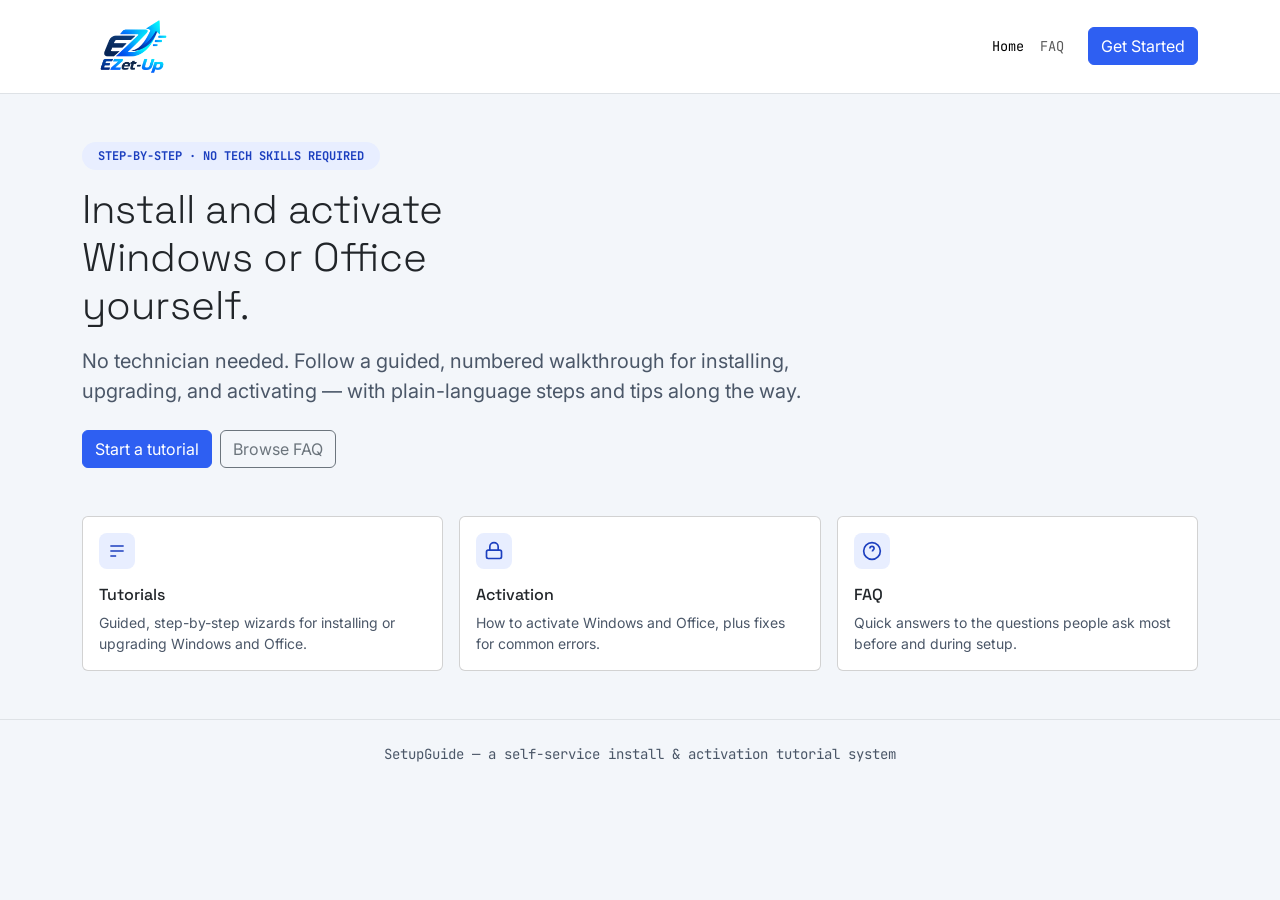
<file: index.html>
<!DOCTYPE html>
    <html lang="en">
    <head>
    <meta charset="UTF-8">
    <meta name="viewport" content="width=device-width, initial-scale=1.0">
    <title>Set-Up</title>
    <link href="https://fonts.googleapis.com/css2?family=Space+Grotesk:wght@600;700&family=Inter:wght@400;500;600&family=JetBrains+Mono:wght@400;500&display=swap" rel="stylesheet">
    <link href="https://cdnjs.cloudflare.com/ajax/libs/bootstrap/5.3.3/css/bootstrap.min.css" rel="stylesheet">
    <link href="user/css/user.css" rel="stylesheet">
    <link rel="icon" type="image/x-icon" style="height: auto;" href="../img/logo.png">

    </head>
    <body>

    <nav class="navbar navbar-expand-md bg-white border-bottom sticky-top">
    <div class="container">
        <a class="navbar-brand d-flex align-items-center gap-2" href="#">
        <img src="./img/logo.png" alt="">
        </a>
        <button class="navbar-toggler" type="button" data-bs-toggle="collapse" data-bs-target="#navMenu">
        <span class="navbar-toggler-icon"></span>
        </button>
        <div class="collapse navbar-collapse" id="navMenu">
        <ul class="navbar-nav ms-auto mono" style="font-size:.85rem;">
            <li class="nav-item"><a class="nav-link nav-btn active" href="index.html">Home</a></li>
            <li class="nav-item"><a class="nav-link btn btn-link nav-btn" href="pages/tutorial.html">FAQ</a></li>
        </ul>
        <div class="btn-toolbar ms-md-3 mt-2 mt-md-0 gap-2">
            <button class="btn btn-primary nav-btn">
                <a href="login.html" class="text-white text-decoration-none">Get Started</a>
            </button>
        </div>
        </div>
    </div>
    </nav>

    <!-- ===== HOME ===== -->
    <section class="view active" id="view-home">
    <div class="container py-5">
        <span class="eyebrow badge rounded-pill px-3 py-2 mb-3">STEP-BY-STEP · NO TECH SKILLS REQUIRED</span>
        <h1 class="display-6" style="max-width:16ch;">Install and activate Windows or Office yourself.</h1>
        <p class="text-soft fs-5 mt-3" style="max-width:56ch;">No technician needed. Follow a guided, numbered walkthrough for installing, upgrading, and activating — with plain-language steps and tips along the way.</p>
        <div class="d-flex gap-2 mt-4">
        <button class="btn btn-primary" data-goto="tutorials">Start a tutorial</button>
        <button class="btn btn-outline-secondary" data-goto="faq">Browse FAQ</button>
        </div>
    </div>
    <div class="container pb-5">
        <div class="row g-3">
        <div class="col-md-4">
        <div class="card h-100 hover-card" onclick="window.location.href='login.html'">
            <div class="card-body">
                <div class="badge-tint rounded-3 d-inline-flex p-2 mb-3"><svg width="20" height="20" viewBox="0 0 24 24" fill="none" stroke="currentColor" stroke-width="2"><path d="M4 6h16M4 12h16M4 18h7"/></svg></div>
                <h3 class="h6">Tutorials</h3>
                <p class="text-soft small mb-0">Guided, step-by-step wizards for installing or upgrading Windows and Office.</p>
            </div>
            </div>
        </div>
        <div class="col-md-4">
            <div class="card h-100 hover-card" data-goto="activation">
            <div class="card-body">
                <div class="badge-tint rounded-3 d-inline-flex p-2 mb-3"><svg width="20" height="20" viewBox="0 0 24 24" fill="none" stroke="currentColor" stroke-width="2"><rect x="3" y="11" width="18" height="10" rx="2"/><path d="M7 11V7a5 5 0 0 1 10 0v4"/></svg></div>
                <h3 class="h6">Activation</h3>
                <p class="text-soft small mb-0">How to activate Windows and Office, plus fixes for common errors.</p>
            </div>
            </div>
        </div>
        <div class="col-md-4">
            <div class="card h-100 hover-card" data-goto="faq">
            <div class="card-body">
                <div class="badge-tint rounded-3 d-inline-flex p-2 mb-3"><svg width="20" height="20" viewBox="0 0 24 24" fill="none" stroke="currentColor" stroke-width="2"><circle cx="12" cy="12" r="10"/><path d="M9.5 9a2.5 2.5 0 0 1 5 0c0 1.5-2 2-2 3.5M12 17h.01"/></svg></div>
                <h3 class="h6">FAQ</h3>
                <p class="text-soft small mb-0">Quick answers to the questions people ask most before and during setup.</p>
            </div>
            </div>
        </div>
        </div>
    </div>
    </section>

    <!-- ===== TUTORIALS ===== -->
    <section class="view" id="view-tutorials">
    <div class="container py-4" id="tutorials-browse">
        <span class="eyebrow badge rounded-pill px-3 py-2 mb-2">TUTORIALS</span>
        <h2 class="h3">Pick a guide to get started</h2>
        <p class="text-soft mb-4">Each guide breaks the process into small, numbered steps you can follow at your own pace.</p>
        <ul class="nav nav-pills mb-4" id="tutorial-tabs">
        <li class="nav-item"><button class="nav-link active" data-cat="all">All</button></li>
        <li class="nav-item"><button class="nav-link" data-cat="windows">Windows</button></li>
        <li class="nav-item"><button class="nav-link" data-cat="office">Office</button></li>
        </ul>
        <div class="row g-3" id="guide-grid"></div>
    </div>

    <div class="container" id="wizard-area" style="display:none;">
        <button class="btn btn-link ps-0 mb-2" id="back-to-tutorials">← Back to guides</button>
        <div class="row border-top pt-4">
        <div class="col-md-4 col-lg-3">
            <div class="mono text-soft small text-uppercase mb-2" id="rail-guide-title" style="letter-spacing:.05em;"></div>
            <div class="list-group" id="rail-steps"></div>
        </div>
        <div class="col-md-8 col-lg-9">
            <div class="card border-0" id="step-pane" style="max-width:640px;"></div>
        </div>
        </div>
    </div>
    </section>

    <!-- ===== ACTIVATION ===== -->
    <section class="view" id="view-activation">
    <div class="container py-4">
        <span class="eyebrow badge rounded-pill px-3 py-2 mb-2">ACTIVATION</span>
        <h2 class="h3">Activate Windows &amp; Office</h2>
        <p class="text-soft mb-4" style="max-width:60ch;">Installing is only half the job — here's how to confirm you're properly licensed and fix the most common activation errors.</p>
        <div class="row g-3">
        <div class="col-md-6">
            <div class="card h-100">
            <div class="card-body">
                <div class="badge-tint rounded-3 d-inline-flex p-2 mb-2"><svg width="20" height="20" viewBox="0 0 24 24" fill="none" stroke="currentColor" stroke-width="2"><path d="M3 5.5 10.5 4v7.5H3V5.5ZM3 12.5h7.5V20L3 18.5v-6ZM11.5 3.9 21 2.5v9H11.5V3.9ZM11.5 12.5H21v9l-9.5-1.4v-7.6Z"/></svg></div>
                <h3 class="h6">Activate Windows</h3>
                <ol class="list-group list-group-numbered list-group-flush small">
                <li class="list-group-item px-0">Open <strong>Settings</strong> and go to <strong>System &gt; Activation</strong>.</li>
                <li class="list-group-item px-0">Click <strong>Change product key</strong> and enter your 25-character key.</li>
                <li class="list-group-item px-0">Click <strong>Next</strong> and follow the prompts — activation happens automatically once verified.</li>
                <li class="list-group-item px-0">Recheck the Activation page any time — it should read "Windows is activated."</li>
                </ol>
            </div>
            </div>
        </div>
        <div class="col-md-6">
            <div class="card h-100">
            <div class="card-body">
                <div class="badge-tint rounded-3 d-inline-flex p-2 mb-2"><svg width="20" height="20" viewBox="0 0 24 24" fill="none" stroke="currentColor" stroke-width="2"><rect x="3" y="4" width="18" height="16" rx="2"/><path d="M3 9h18M9 9v11"/></svg></div>
                <h3 class="h6">Activate Office</h3>
                <ol class="list-group list-group-numbered list-group-flush small">
                <li class="list-group-item px-0">Open any Office app, like Word.</li>
                <li class="list-group-item px-0">If prompted, sign in with the Microsoft account linked to your license.</li>
                <li class="list-group-item px-0">If not prompted, go to <strong>File &gt; Account</strong> and check Product Information.</li>
                <li class="list-group-item px-0">Click <strong>Activate Product</strong> if shown, and sign in when asked.</li>
                </ol>
            </div>
            </div>
        </div>
        <div class="col-md-6">
            <div class="card h-100">
            <div class="card-body">
                <div class="badge-tint rounded-3 d-inline-flex p-2 mb-2"><svg width="20" height="20" viewBox="0 0 24 24" fill="none" stroke="currentColor" stroke-width="2"><circle cx="12" cy="12" r="10"/><path d="M12 8v5M12 16h.01"/></svg></div>
                <h3 class="h6">"We can't activate Windows on this device"</h3>
                <ol class="list-group list-group-numbered list-group-flush small">
                <li class="list-group-item px-0">Make sure you're connected to the internet — activation reaches Microsoft's servers.</li>
                <li class="list-group-item px-0">Run the built-in <strong>Activation Troubleshooter</strong> on the Activation settings page.</li>
                <li class="list-group-item px-0">Double-check your key has no typos — 0 (zero) and O (letter) look alike.</li>
                <li class="list-group-item px-0">Still stuck? The key may be tied to different hardware — contact wherever you got the license.</li>
                </ol>
            </div>
            </div>
        </div>
        <div class="col-md-6">
            <div class="card h-100">
            <div class="card-body">
                <div class="badge-tint rounded-3 d-inline-flex p-2 mb-2"><svg width="20" height="20" viewBox="0 0 24 24" fill="none" stroke="currentColor" stroke-width="2"><path d="M12 8v4l3 3"/><circle cx="12" cy="12" r="10"/></svg></div>
                <h3 class="h6">Office keeps asking to activate</h3>
                <ol class="list-group list-group-numbered list-group-flush small">
                <li class="list-group-item px-0">Confirm you're signed in with the correct account — check File &gt; Account.</li>
                <li class="list-group-item px-0">Sign out completely, restart the app, and sign back in.</li>
                <li class="list-group-item px-0">Make sure your subscription or license hasn't expired.</li>
                <li class="list-group-item px-0">Signing in on too many devices for one license can trigger this.</li>
                </ol>
            </div>
            </div>
        </div>
        </div>
        <div class="alert alert-light border mt-4">
        <strong>Quick check:</strong> Press <code>Win + I</code> to open Settings, then go to <code>System → Activation</code>. It clearly says "Windows is activated" or lists an error you can search by name.
        </div>
    </div>
    </section>

    <!-- ===== FAQ ===== -->
    <section class="view" id="view-faq">
    <div class="container py-4" style="max-width:760px;">
        <span class="eyebrow badge rounded-pill px-3 py-2 mb-2">FAQ</span>
        <h2 class="h3">Frequently asked questions</h2>
        <p class="text-soft mb-4">Quick answers to what people usually ask before and during setup.</p>
        <div class="accordion" id="faqAccordion"></div>
    </div>
    </section>

    <footer class="border-top py-4 text-center text-soft mono small">SetupGuide — a self-service install &amp; activation tutorial system</footer>

    <script src="https://cdnjs.cloudflare.com/ajax/libs/bootstrap/5.3.3/js/bootstrap.bundle.min.js"></script>
    <script>
    const GUIDES = {
    "windows11-fresh": { category:"windows", title:"Install Windows 11 (Fresh Install)", subtitle:"Set up a new copy of Windows 11 from a USB drive", estTime:"45–60 min", difficulty:"Beginner",
        steps:[
        { title:"Check your PC meets the requirements", description:"Windows 11 needs at least 4GB RAM, 64GB storage, and a TPM 2.0 chip. Most laptops made after 2018 already meet this.", tip:"Download Microsoft's free 'PC Health Check' app to check in one click." },
        { title:"Back up your files", description:"A fresh install erases the drive. Copy anything important to a USB drive or cloud storage first.", tip:"Skipping this is the #1 reason people lose files." },
        { title:"Download the Media Creation Tool", description:"Go to microsoft.com/software-download/windows11 and download the official tool.", tip:"Only ever download Windows from microsoft.com." },
        { title:"Create your installation USB", description:"Insert a USB drive (8GB+, will be erased), choose 'Create installation media for another PC'.", tip:"A USB 3.0 drive makes this much faster." },
        { title:"Boot from the USB drive", description:"Restart with the USB plugged in, press your Boot Menu key (F12/F2/Esc/Del) and select the USB.", tip:"Search your laptop brand + 'boot menu key' if unsure." },
        { title:"Follow the Setup wizard & install", description:"Choose language, click Install Now, select Custom install, choose your drive, then let Windows finish and set up your account.", tip:"You can skip the product key and activate later." }
        ]},
    "windows-upgrade": { category:"windows", title:"Upgrade to Windows 11", subtitle:"Upgrade an existing Windows 10 PC without losing your files", estTime:"30–45 min", difficulty:"Beginner",
        steps:[
        { title:"Back up your files anyway", description:"Upgrades keep your files, but back up documents and photos first just in case.", tip:"A quick copy to USB or OneDrive only takes a few minutes." },
        { title:"Check Windows Update", description:"Settings > Windows Update > Check for updates. Look for 'Feature update to Windows 11'.", tip:"Not showing? Try the PC Health Check app to see why." },
        { title:"Download and install", description:"Click Download and install. You can keep using your PC while it downloads in the background.", tip:"Plug in your laptop — this can take a while." },
        { title:"Restart and finish", description:"Save your work, restart when prompted, and sign back in once it's done.", tip:"All done — you're now on Windows 11!" }
        ]},
    "office-install": { category:"office", title:"Install Microsoft Office", subtitle:"Install Word, Excel, PowerPoint and more", estTime:"20–30 min", difficulty:"Beginner",
        steps:[
        { title:"Have your Microsoft account ready", description:"Office is tied to a Microsoft account — school, work, or personal with a license.", tip:"Create one free at account.microsoft.com if needed." },
        { title:"Go to office.com and sign in", description:"Sign in with your Microsoft account in the top-right corner.", tip:"Only download from office.com or the Microsoft Store." },
        { title:"Install and activate", description:"Click 'Install Office', run the downloaded file, wait for setup to finish, then open Word and sign in to activate.", tip:"You're all set once Word opens normally!" }
        ]}
    };
    const FAQS = [
    { q:"Do I need internet to install Windows or Office?", a:"Yes. You'll need an internet connection to download the installer, install updates, and activate your license — even though the actual file copying can run offline once downloaded." },
    { q:"Can I install Windows without a product key?", a:"Yes — choose 'I don't have a product key' during setup. Windows will install and let you use it, but you'll need to activate it later to unlock all features and remove the watermark." },
    { q:"Is it safe to download Windows or Office from any website?", a:"No. Only download from microsoft.com or office.com. Other sites may bundle malware or give you a modified, unsafe installer." },
    { q:"What if my laptop won't boot from the USB drive?", a:"Check your Boot Menu key (often F12, F2, Esc, or Del) and make sure 'Secure Boot' or 'Fast Boot' in BIOS isn't blocking it. Search your laptop's brand plus 'boot from USB' for exact steps." },
    { q:"Can I use the same Office license on more than one device?", a:"It depends on your license type. Most personal Microsoft 365 plans allow a handful of installs across your own devices — check 'My Account' on office.com." },
    { q:"My files disappeared after installing Windows — what happened?", a:"A fresh install erases the drive it's installed on. Always back up first — check any external drive or cloud account you may have copied files to before installing." }
    ];
    const ICONS = {
    windows: '<svg width="16" height="16" viewBox="0 0 24 24" fill="none" stroke="currentColor" stroke-width="2"><path d="M3 5.5 10.5 4v7.5H3V5.5ZM3 12.5h7.5V20L3 18.5v-6ZM11.5 3.9 21 2.5v9H11.5V3.9ZM11.5 12.5H21v9l-9.5-1.4v-7.6Z"/></svg>',
    office: '<svg width="16" height="16" viewBox="0 0 24 24" fill="none" stroke="currentColor" stroke-width="2"><rect x="3" y="4" width="18" height="16" rx="2"/><path d="M3 9h18M9 9v11"/></svg>'
    };

    // ---- nav ----


    // ---- tutorials grid ----
    function renderGuideGrid(filter) {
    const grid = document.getElementById('guide-grid');
    grid.innerHTML = '';
    Object.entries(GUIDES).forEach(([id, g]) => {
        if (filter !== 'all' && g.category !== filter) return;
        const col = document.createElement('div');
        col.className = 'col-md-4';
        col.innerHTML = `<div class="card h-100 hover-card" data-id="${id}">
        <div class="card-body">
            <h3 class="h6">${g.title}</h3>
            <p class="text-soft small">${g.subtitle}</p>
            <div class="d-flex gap-2 align-items-center border-top pt-2 mono text-soft" style="font-size:.72rem;">
            ${ICONS[g.category]}<span>⏱ ${g.estTime}</span><span>${g.difficulty}</span>
            </div>
        </div></div>`;
        col.querySelector('.card').addEventListener('click', () => openWizard(id));
        grid.appendChild(col);
    });
    }
    document.querySelectorAll('#tutorial-tabs .nav-link').forEach(btn => {
    btn.addEventListener('click', () => {
        document.querySelectorAll('#tutorial-tabs .nav-link').forEach(b => b.classList.remove('active'));
        btn.classList.add('active');
        renderGuideGrid(btn.getAttribute('data-cat'));
    });
    });
    renderGuideGrid('all');

    // ---- wizard ----
    let currentGuide = null, currentStep = 0;
    function openWizard(id) {
    currentGuide = GUIDES[id]; currentStep = 0;
    document.getElementById('tutorials-browse').style.display = 'none';
    document.getElementById('wizard-area').style.display = 'block';
    document.getElementById('rail-guide-title').textContent = currentGuide.title;
    renderRail(); renderStep();
    }
    document.getElementById('back-to-tutorials').addEventListener('click', () => {
    document.getElementById('tutorials-browse').style.display = 'block';
    document.getElementById('wizard-area').style.display = 'none';
    });
    function renderRail() {
    const rail = document.getElementById('rail-steps');
    rail.innerHTML = '';
    currentGuide.steps.forEach((s, i) => {
        const done = i < currentStep, active = i === currentStep;
        const el = document.createElement('button');
        el.type = 'button';
        el.className = 'list-group-item list-group-item-action d-flex align-items-center gap-2' + (done ? ' rail-done' : '') + (active ? ' rail-active' : '');
        el.innerHTML = `<span class="rail-node">${done ? '✓' : i+1}</span><span class="small">${s.title}</span>`;
        el.addEventListener('click', () => { currentStep = i; renderRail(); renderStep(); });
        rail.appendChild(el);
    });
    }
    function renderStep() {
    const total = currentGuide.steps.length;
    const step = currentGuide.steps[currentStep];
    const pct = Math.round((currentStep/(total-1))*100);
    const isLast = currentStep === total-1, isFirst = currentStep === 0;
    document.getElementById('step-pane').innerHTML = `
        <div class="mono text-soft small mb-2">STEP ${currentStep+1} OF ${total}</div>
        <div class="progress mb-3" style="height:6px;"><div class="progress-bar" style="width:${pct}%"></div></div>
        <h2 class="h4">${step.title}</h2>
        <p class="text-soft my-3">${step.description}</p>
        ${step.tip ? `<div class="alert tip-alert d-flex gap-2 small"><svg width="16" height="16" viewBox="0 0 24 24" fill="none" stroke="currentColor" stroke-width="2" class="flex-shrink-0 mt-1"><circle cx="12" cy="12" r="10"/><path d="M12 16v-4M12 8h.01"/></svg><span><strong>Tip:</strong> ${step.tip}</span></div>` : ''}
        <div class="d-flex justify-content-between border-top pt-3 mt-4">
        <button class="btn btn-outline-secondary" id="btn-back" ${isFirst?'disabled':''}>← Back</button>
        <button class="btn btn-primary" id="btn-next">${isLast?'Finish':'Next step →'}</button>
        </div>`;
    document.getElementById('btn-back').addEventListener('click', () => { if(currentStep>0){currentStep--; renderRail(); renderStep();} });
    document.getElementById('btn-next').addEventListener('click', () => {
        if (isLast) {
        document.getElementById('step-pane').innerHTML = `<div class="text-center py-5">
            <div class="rounded-circle d-inline-flex align-items-center justify-content-center mb-3" style="width:56px;height:56px;background:#E4F5F1;color:#12967D;"><svg width="26" height="26" viewBox="0 0 24 24" fill="none" stroke="currentColor" stroke-width="2.5"><path d="M20 6 9 17l-5-5"/></svg></div>
            <h2 class="h4">You're all set!</h2><p class="text-soft">You've completed "${currentGuide.title}".</p></div>`;
        document.querySelectorAll('.list-group-item').forEach(el => el.classList.add('rail-done'));
        } else { currentStep++; renderRail(); renderStep(); }
    });
    }

    // ---- faq accordion ----
    const faqWrap = document.getElementById('faqAccordion');
    FAQS.forEach((f, i) => {
    const item = document.createElement('div');
    item.className = 'accordion-item';
    item.innerHTML = `
        <h2 class="accordion-header">
        <button class="accordion-button collapsed" type="button" data-bs-toggle="collapse" data-bs-target="#faq${i}">${f.q}</button>
        </h2>
        <div id="faq${i}" class="accordion-collapse collapse" data-bs-parent="#faqAccordion">
        <div class="accordion-body text-soft small">${f.a}</div>
        </div>`;
    faqWrap.appendChild(item);
    });
    </script>
    </body>
    </html>
</file>
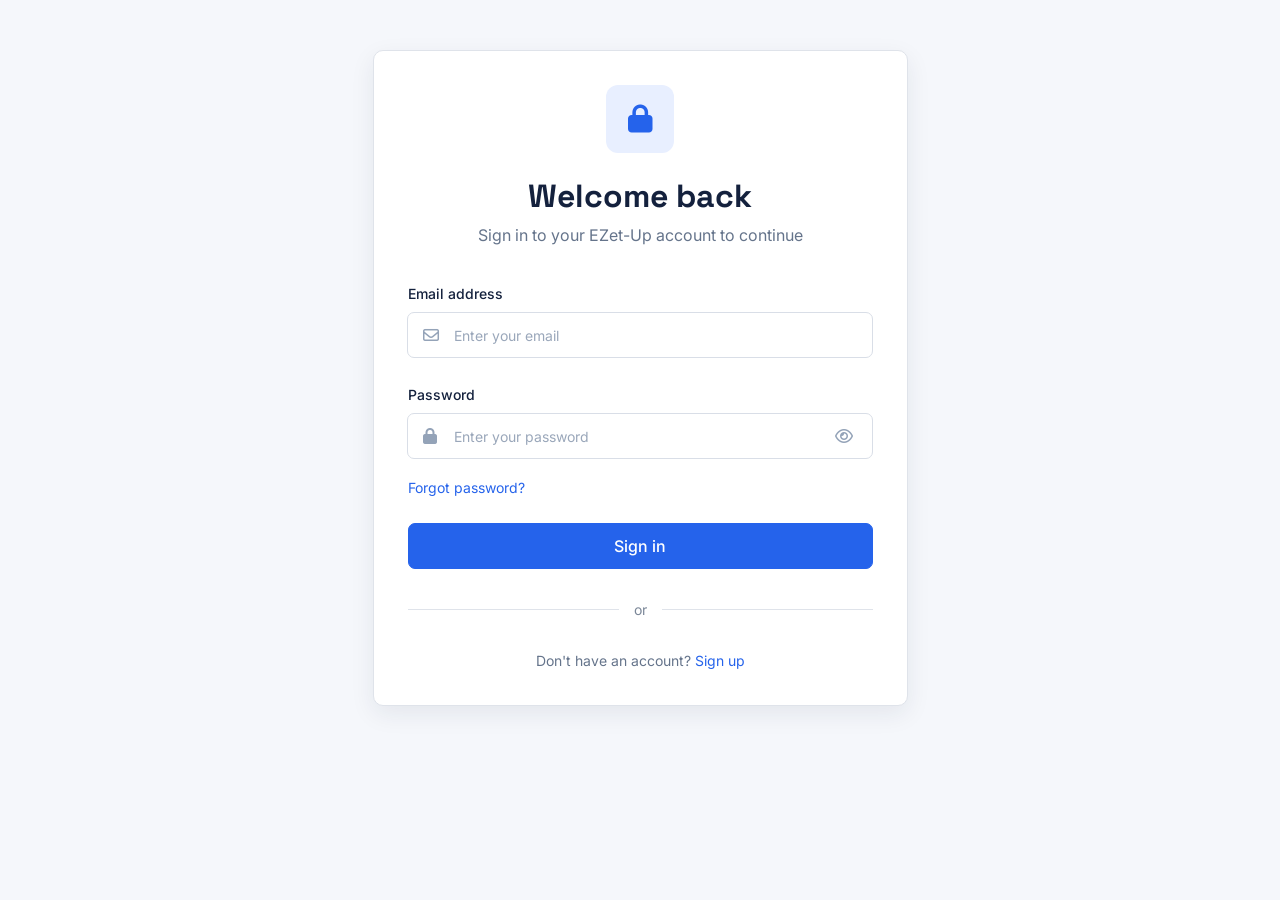
<file: login.html>
<!DOCTYPE html>
<html lang="en">
<head>
    <meta charset="UTF-8">
    <meta name="viewport" content="width=device-width, initial-scale=1.0">

    <title>Login - EZet-Up</title>

    <!-- Google Fonts -->
    <link href="https://fonts.googleapis.com/css2?family=Space+Grotesk:wght@600;700&family=Inter:wght@400;500;600&family=JetBrains+Mono:wght@400;500&display=swap" rel="stylesheet">

    <!-- Bootstrap -->
    <link href="https://cdnjs.cloudflare.com/ajax/libs/bootstrap/5.3.3/css/bootstrap.min.css" rel="stylesheet">

    <!-- Font Awesome -->
    <link rel="stylesheet"
          href="https://cdnjs.cloudflare.com/ajax/libs/font-awesome/6.4.2/css/all.min.css">

    <!-- Your existing CSS -->
    <link rel="stylesheet" href="../user/css/user.css">
        <link rel="icon" type="image/x-icon" style="height: auto;" href="../img/logo.png">


    <style>

        /* ==============================
           LOGIN PAGE
        ============================== */

        body {
            min-height: 100vh;
            background: #f5f7fb;
            color: #14213d;
            font-family: 'Inter', sans-serif;
        }

        /* Navbar */

        .navbar {
            min-height: 88px;
            background: #ffffff !important;
        }

        .navbar-brand img {
            width: 75px;
            height: auto;
            object-fit: contain;
        }

        .login-nav {
            font-family: 'JetBrains Mono', monospace;
            font-size: .82rem;
        }

        .login-nav .nav-link {
            color: #14213d;
            padding: 8px 14px;
            transition: .2s ease;
        }

        .login-nav .nav-link:hover {
            color: #2563eb;
        }

        .btn-primary {
            background: #2563eb;
            border-color: #2563eb;
        }

        .btn-primary:hover {
            background: #1d4ed8;
            border-color: #1d4ed8;
        }

        /* Main */

        .login-wrapper {
            min-height: calc(100vh - 88px - 76px);
            display: flex;
            justify-content: center;
            align-items: center;
            padding: 50px 20px;
        }

        /* Login Card */

        .login-card {
            width: 100%;
            max-width: 535px;
            background: #ffffff;
            border: 1px solid #dfe3ea;
            border-radius: 10px;
            padding: 34px;
            box-shadow: 0 8px 25px rgba(20, 33, 61, 0.08);
        }

        /* Lock Icon */

        .login-icon {
            width: 68px;
            height: 68px;
            margin: 0 auto 24px;

            display: flex;
            align-items: center;
            justify-content: center;

            border-radius: 12px;
            background: #e8efff;
            color: #2563eb;

            font-size: 28px;
        }

        /* Heading */

        .login-title {
            font-family: 'Space Grotesk', sans-serif;
            font-weight: 700;
            font-size: 32px;
            text-align: center;
            margin-bottom: 8px;
        }

        .login-subtitle {
            color: #65748b;
            text-align: center;
            margin-bottom: 34px;
        }

        /* Labels */

        .form-label {
            font-size: 14px;
            font-weight: 500;
            color: #14213d;
            margin-bottom: 8px;
        }

        /* Inputs */

        .input-group {
            position: relative;
        }

        .input-group .input-icon {
            position: absolute;
            left: 15px;
            top: 50%;
            transform: translateY(-50%);
            color: #94a3b8;
            z-index: 5;
        }

        .form-control {
            height: 46px;
            border: 1px solid #d9dee7;
            border-radius: 7px !important;
            padding-left: 46px;
            padding-right: 45px;
            font-size: 14px;
            color: #14213d;
        }

        .form-control:focus {
            border-color: #2563eb;
            box-shadow: 0 0 0 3px rgba(37, 99, 235, .10);
        }

        .form-control::placeholder {
            color: #9aa7ba;
        }

        /* Password button */

        .password-toggle {
            position: absolute;
            right: 14px;
            top: 50%;
            transform: translateY(-50%);

            border: none;
            background: transparent;
            color: #94a3b8;

            cursor: pointer;
            z-index: 5;
        }

        .password-toggle:hover {
            color: #2563eb;
        }

        /* Remember / Forgot */

        .login-options {
            display: flex;
            justify-content: space-between;
            align-items: center;
            margin-top: 18px;
            margin-bottom: 25px;
            font-size: 14px;
        }

        .remember-label {
            display: flex;
            align-items: center;
            gap: 9px;
            color: #65748b;
            cursor: pointer;
        }

        .remember-label input {
            width: 19px;
            height: 19px;
            cursor: pointer;
            accent-color: #2563eb;
        }

        .forgot-link,
        .signup-link {
            color: #2563eb;
            text-decoration: none;
        }

        .forgot-link:hover,
        .signup-link:hover {
            text-decoration: underline;
        }

        /* Sign in button */

        .login-submit {
            width: 100%;
            height: 46px;
            border-radius: 7px;
            font-size: 16px;
            font-weight: 500;
        }

        /* Divider */

        .divider {
            display: flex;
            align-items: center;
            gap: 15px;
            margin: 30px 0;
            color: #7b8798;
            font-size: 14px;
        }

        .divider::before,
        .divider::after {
            content: "";
            height: 1px;
            background: #dfe3ea;
            flex: 1;
        }

        /* Google */

        .google-btn {
            width: 100%;
            height: 46px;

            background: #ffffff;
            border: 1px solid #d9dee7;
            border-radius: 7px;

            display: flex;
            align-items: center;
            justify-content: center;
            gap: 12px;

            color: #4b5b73;
            font-size: 14px;

            transition: .2s ease;
        }

        .google-btn:hover {
            background: #f8fafc;
            border-color: #c7cfdb;
        }

        .google-icon {
            font-weight: 700;
            font-size: 19px;
            color: #4285f4;
        }

        /* Signup */

        .signup-text {
            text-align: center;
            color: #65748b;
            font-size: 14px;
            margin-top: 25px;
            margin-bottom: 0;
        }

        /* Footer */

        .login-footer {
            border-top: 1px solid #dfe3ea;
            min-height: 76px;

            display: flex;
            align-items: center;
            justify-content: center;

            color: #53657d;
            font-family: 'JetBrains Mono', monospace;
            font-size: 12px;
        }

        /* ==============================
           RESPONSIVE
        ============================== */

        @media (max-width: 767px) {

            .navbar {
                min-height: 75px;
            }

            .login-wrapper {
                min-height: auto;
                padding: 35px 15px;
            }

            .login-card {
                padding: 28px 22px;
            }

            .login-title {
                font-size: 28px;
            }

            .login-options {
                font-size: 13px;
            }

            .login-footer {
                padding: 20px;
                text-align: center;
            }
        }

    </style>
</head>

<body>

    <main class="login-wrapper">

        <div class="login-card">

            <!-- Icon -->

            <div class="login-icon">
                <i class="fa-solid fa-lock"></i>
            </div>


            <!-- Heading -->

            <h1 class="login-title">
                Welcome back
            </h1>

            <p class="login-subtitle">
                Sign in to your EZet-Up account to continue
            </p>


            <!-- Form -->

            <form id="loginForm">

                <!-- Email -->

                <div class="mb-4">

                    <label for="email" class="form-label">
                        Email address
                    </label>

                    <div class="input-group">

                        <i class="fa-regular fa-envelope input-icon"></i>

                        <input
                            type="email"
                            class="form-control"
                            id="email"
                            placeholder="Enter your email"
                            required>

                    </div>

                </div>


                <!-- Password -->

                <div class="mb-0">

                    <label for="password" class="form-label">
                        Password
                    </label>

                    <div class="input-group">

                        <i class="fa-solid fa-lock input-icon"></i>

                        <input
                            type="password"
                            class="form-control"
                            id="password"
                            placeholder="Enter your password"
                            required>

                        <button
                            type="button"
                            class="password-toggle"
                            id="togglePassword">

                            <i class="fa-regular fa-eye"></i>

                        </button>

                    </div>

                </div>


                <!-- Remember / Forgot -->

                <div class="login-options">

                    <a href="forgot-password.html"
                       class="forgot-link">
                        Forgot password?
                    </a>

                </div>


                <!-- Sign In -->

                <button
                    type="submit"
                    class="btn btn-primary login-submit">

                    Sign in

                </button>

            </form>


            <!-- Divider -->

            <div class="divider">
                <span>or</span>
            </div>

            <!-- Signup -->

            <p class="signup-text">

                Don't have an account?

                <a href="register.html"
                   class="signup-link">
                    Sign up
                </a>

            </p>

        </div>

    </main>
    <!-- Bootstrap JS -->

    <script src="https://cdnjs.cloudflare.com/ajax/libs/bootstrap/5.3.3/js/bootstrap.bundle.min.js"></script>


    <script>

        /* ==============================
           SHOW / HIDE PASSWORD
        ============================== */

        const togglePassword =
            document.getElementById("togglePassword");

        const password =
            document.getElementById("password");

        togglePassword.addEventListener("click", function () {

            const type =
                password.getAttribute("type") === "password"
                    ? "text"
                    : "password";

            password.setAttribute("type", type);

            const icon =
                this.querySelector("i");

            icon.classList.toggle("fa-eye");
            icon.classList.toggle("fa-eye-slash");

        });


        /* ==============================
           LOGIN FORM
        ============================== */

        document.getElementById("loginForm").addEventListener("submit", function(e) {

            e.preventDefault();

            const email = document.getElementById("email").value.trim();
            const password = document.getElementById("password").value.trim();

            // Check if fields are empty
            if (!email || !password) {
                alert("Please enter your email and password.");
                return;
            }

            // Login successful
            window.location.href = "../pages/tutorial.html";

        });

    </script>

</body>
</html>
</file>
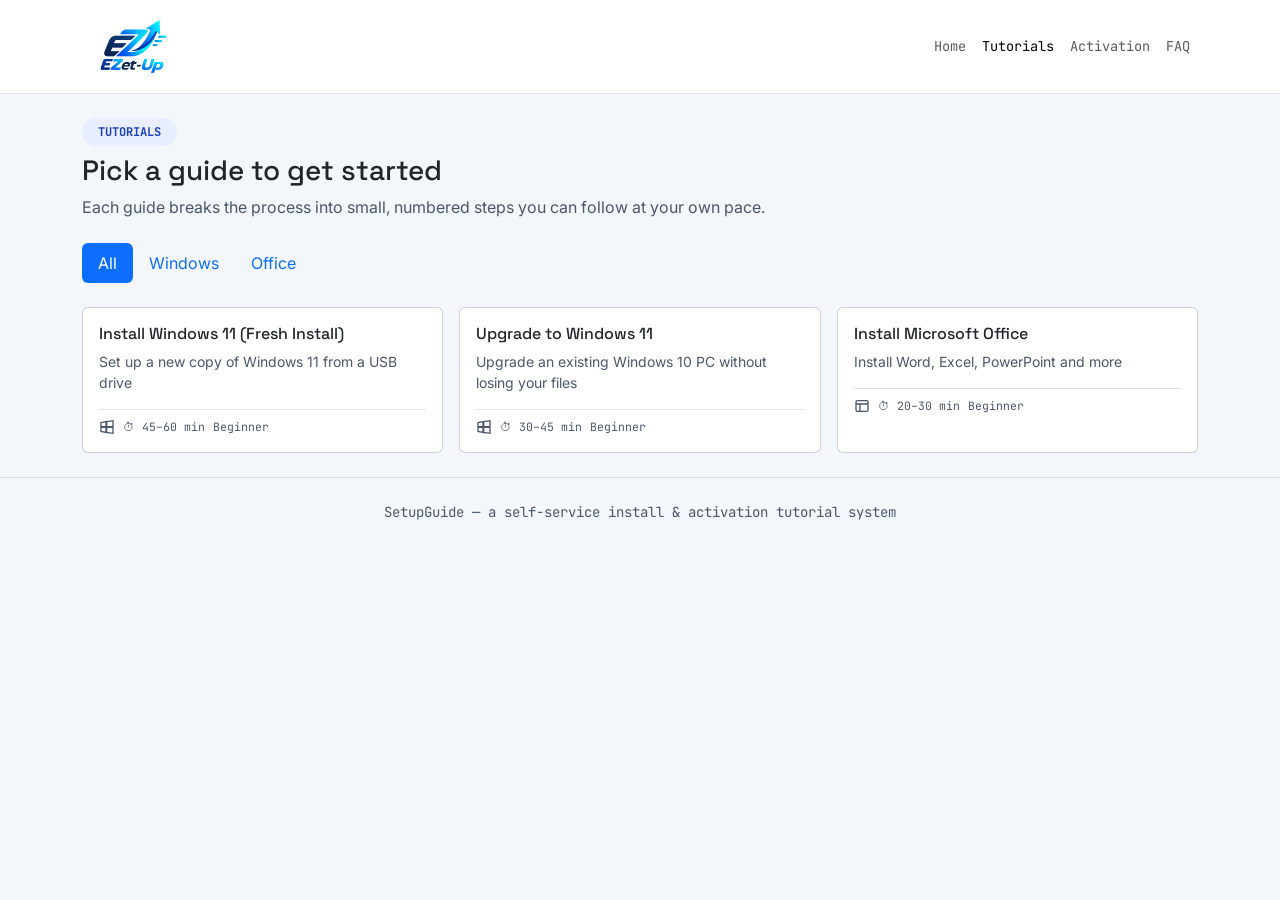
<file: pages/tutorial.html>
<!DOCTYPE html>
    <html lang="en">
    <head>
    <meta charset="UTF-8">
    <meta name="viewport" content="width=device-width, initial-scale=1.0">
    <title>Tutorial - EZet-Up</title>
    <link href="https://fonts.googleapis.com/css2?family=Space+Grotesk:wght@600;700&family=Inter:wght@400;500;600&family=JetBrains+Mono:wght@400;500&display=swap" rel="stylesheet">
    <link href="https://cdnjs.cloudflare.com/ajax/libs/bootstrap/5.3.3/css/bootstrap.min.css" rel="stylesheet">
    <link href="../user/css/user.css" rel="stylesheet">
    <link rel="stylesheet" href="https://cdnjs.cloudflare.com/ajax/libs/font-awesome/6.4.2/css/all.min.css" integrity="sha512-z3gLpd7yknf1YoNbCzqRKc4qyor8gaKU1qmn+CShxbuBusANI9QpRohGBreCFkKxLhei6S9CQXFEbbKuqLg0DA==" crossorigin="anonymous" referrerpolicy="no-referrer" />

    <!-- Favicon -->
    <link rel="icon" type="image/x-icon" style="height: auto;" href="../img/logo.png">
    </head>
    <body>

    <nav class="navbar navbar-expand-md bg-white border-bottom sticky-top">
    <div class="container">
        <a class="navbar-brand d-flex align-items-center gap-2" href="#">
        <img src="../img/logo.png" alt="">
        </a>
        <button class="navbar-toggler" type="button" data-bs-toggle="collapse" data-bs-target="#navMenu">
        <span class="navbar-toggler-icon"></span>
        </button>
        <div class="collapse navbar-collapse" id="navMenu">
        <ul class="navbar-nav ms-auto mono" style="font-size:.85rem;">
            <li class="nav-item"><a class="nav-link nav-btn" href="../index.html">Home</a></li>
            <li class="nav-item"><a class="nav-link nav-btn active" href="../pages/tutorial.html">Tutorials</a></li>
            <li class="nav-item"><a class="nav-link nav-btn" href="../pages/activation.html">Activation</a></li>
            <li class="nav-item"><a class="nav-link nav-btn" href="../pages/faq.html">FAQ</a></li>
        </ul>
        </div>
    </div>
    </nav>

    <!-- ===== HOME ===== -->

    <!-- ===== TUTORIALS ===== -->
    <section class="view active" id="view-tutorials">
    <div class="container py-4" id="tutorials-browse">
        <span class="eyebrow badge rounded-pill px-3 py-2 mb-2">TUTORIALS</span>
        <h2 class="h3">Pick a guide to get started</h2>
        <p class="text-soft mb-4">Each guide breaks the process into small, numbered steps you can follow at your own pace.</p>
        <ul class="nav nav-pills mb-4" id="tutorial-tabs">
        <li class="nav-item"><button class="nav-link active" data-cat="all">All</button></li>
        <li class="nav-item"><button class="nav-link" data-cat="windows">Windows</button></li>
        <li class="nav-item"><button class="nav-link" data-cat="office">Office</button></li>
        </ul>
        <div class="row g-3" id="guide-grid"></div>
    </div>

    <div class="container" id="wizard-area" style="display:none;">
        <button class="btn btn-link ps-0 mb-2" id="back-to-tutorials">← Back to guides</button>
        <div class="row border-top pt-4">
        <div class="col-md-4 col-lg-3">
            <div class="mono text-soft small text-uppercase mb-2" id="rail-guide-title" style="letter-spacing:.05em;"></div>
            <div class="list-group" id="rail-steps"></div>
        </div>
        <div class="col-md-8 col-lg-9">
            <div class="card border-0" id="step-pane" style="max-width:640px;"></div>
        </div>
        </div>
    </div>
    </section>

    <!-- ===== ACTIVATION ===== -->
    <section class="view" id="view-activation">
    <div class="container py-4">
        <span class="eyebrow badge rounded-pill px-3 py-2 mb-2">ACTIVATION</span>
        <h2 class="h3">Activate Windows &amp; Office</h2>
        <p class="text-soft mb-4" style="max-width:60ch;">Installing is only half the job — here's how to confirm you're properly licensed and fix the most common activation errors.</p>
        <div class="row g-3">
        <div class="col-md-6">
            <div class="card h-100">
            <div class="card-body">
                <div class="badge-tint rounded-3 d-inline-flex p-2 mb-2"><svg width="20" height="20" viewBox="0 0 24 24" fill="none" stroke="currentColor" stroke-width="2"><path d="M3 5.5 10.5 4v7.5H3V5.5ZM3 12.5h7.5V20L3 18.5v-6ZM11.5 3.9 21 2.5v9H11.5V3.9ZM11.5 12.5H21v9l-9.5-1.4v-7.6Z"/></svg></div>
                <h3 class="h6">Activate Windows</h3>
                <ol class="list-group list-group-numbered list-group-flush small">
                <li class="list-group-item px-0">Open <strong>Settings</strong> and go to <strong>System &gt; Activation</strong>.</li>
                <li class="list-group-item px-0">Click <strong>Change product key</strong> and enter your 25-character key.</li>
                <li class="list-group-item px-0">Click <strong>Next</strong> and follow the prompts — activation happens automatically once verified.</li>
                <li class="list-group-item px-0">Recheck the Activation page any time — it should read "Windows is activated."</li>
                </ol>
            </div>
            </div>
        </div>
        <div class="col-md-6">
            <div class="card h-100">
            <div class="card-body">
                <div class="badge-tint rounded-3 d-inline-flex p-2 mb-2"><svg width="20" height="20" viewBox="0 0 24 24" fill="none" stroke="currentColor" stroke-width="2"><rect x="3" y="4" width="18" height="16" rx="2"/><path d="M3 9h18M9 9v11"/></svg></div>
                <h3 class="h6">Activate Office</h3>
                <ol class="list-group list-group-numbered list-group-flush small">
                <li class="list-group-item px-0">Open any Office app, like Word.</li>
                <li class="list-group-item px-0">If prompted, sign in with the Microsoft account linked to your license.</li>
                <li class="list-group-item px-0">If not prompted, go to <strong>File &gt; Account</strong> and check Product Information.</li>
                <li class="list-group-item px-0">Click <strong>Activate Product</strong> if shown, and sign in when asked.</li>
                </ol>
            </div>
            </div>
        </div>
        <div class="col-md-6">
            <div class="card h-100">
            <div class="card-body">
                <div class="badge-tint rounded-3 d-inline-flex p-2 mb-2"><svg width="20" height="20" viewBox="0 0 24 24" fill="none" stroke="currentColor" stroke-width="2"><circle cx="12" cy="12" r="10"/><path d="M12 8v5M12 16h.01"/></svg></div>
                <h3 class="h6">"We can't activate Windows on this device"</h3>
                <ol class="list-group list-group-numbered list-group-flush small">
                <li class="list-group-item px-0">Make sure you're connected to the internet — activation reaches Microsoft's servers.</li>
                <li class="list-group-item px-0">Run the built-in <strong>Activation Troubleshooter</strong> on the Activation settings page.</li>
                <li class="list-group-item px-0">Double-check your key has no typos — 0 (zero) and O (letter) look alike.</li>
                <li class="list-group-item px-0">Still stuck? The key may be tied to different hardware — contact wherever you got the license.</li>
                </ol>
            </div>
            </div>
        </div>
        <div class="col-md-6">
            <div class="card h-100">
            <div class="card-body">
                <div class="badge-tint rounded-3 d-inline-flex p-2 mb-2"><svg width="20" height="20" viewBox="0 0 24 24" fill="none" stroke="currentColor" stroke-width="2"><path d="M12 8v4l3 3"/><circle cx="12" cy="12" r="10"/></svg></div>
                <h3 class="h6">Office keeps asking to activate</h3>
                <ol class="list-group list-group-numbered list-group-flush small">
                <li class="list-group-item px-0">Confirm you're signed in with the correct account — check File &gt; Account.</li>
                <li class="list-group-item px-0">Sign out completely, restart the app, and sign back in.</li>
                <li class="list-group-item px-0">Make sure your subscription or license hasn't expired.</li>
                <li class="list-group-item px-0">Signing in on too many devices for one license can trigger this.</li>
                </ol>
            </div>
            </div>
        </div>
        </div>
        <div class="alert alert-light border mt-4">
        <strong>Quick check:</strong> Press <code>Win + I</code> to open Settings, then go to <code>System → Activation</code>. It clearly says "Windows is activated" or lists an error you can search by name.
        </div>
    </div>
    </section>

    <!-- ===== FAQ ===== -->
    <section class="view" id="view-faq">
    <div class="container py-4" style="max-width:760px;">
        <span class="eyebrow badge rounded-pill px-3 py-2 mb-2">FAQ</span>
        <h2 class="h3">Frequently asked questions</h2>
        <p class="text-soft mb-4">Quick answers to what people usually ask before and during setup.</p>
        <div class="accordion" id="faqAccordion"></div>
    </div>
    </section>

    <footer class="border-top py-4 text-center text-soft mono small">SetupGuide — a self-service install &amp; activation tutorial system</footer>

    <script src="https://cdnjs.cloudflare.com/ajax/libs/bootstrap/5.3.3/js/bootstrap.bundle.min.js"></script>
    <script>
    const GUIDES = {
    "windows11-fresh": { category:"windows", title:"Install Windows 11 (Fresh Install)", subtitle:"Set up a new copy of Windows 11 from a USB drive", estTime:"45–60 min", difficulty:"Beginner",
        steps:[
        { title:"Check your PC meets the requirements", description:"Windows 11 needs at least 4GB RAM, 64GB storage, and a TPM 2.0 chip. Most laptops made after 2018 already meet this.", tip:"Download Microsoft's free 'PC Health Check' app to check in one click." },
        { title:"Back up your files", description:"A fresh install erases the drive. Copy anything important to a USB drive or cloud storage first.", tip:"Skipping this is the #1 reason people lose files." },
        { title:"Download the Media Creation Tool", description:"Go to microsoft.com/software-download/windows11 and download the official tool.", tip:"Only ever download Windows from microsoft.com." },
        { title:"Create your installation USB", description:"Insert a USB drive (8GB+, will be erased), choose 'Create installation media for another PC'.", tip:"A USB 3.0 drive makes this much faster." },
        { title:"Boot from the USB drive", description:"Restart with the USB plugged in, press your Boot Menu key (F12/F2/Esc/Del) and select the USB.", tip:"Search your laptop brand + 'boot menu key' if unsure." },
        { title:"Follow the Setup wizard & install", description:"Choose language, click Install Now, select Custom install, choose your drive, then let Windows finish and set up your account.", tip:"You can skip the product key and activate later." }
        ]},
    "windows-upgrade": { category:"windows", title:"Upgrade to Windows 11", subtitle:"Upgrade an existing Windows 10 PC without losing your files", estTime:"30–45 min", difficulty:"Beginner",
        steps:[
        { title:"Back up your files anyway", description:"Upgrades keep your files, but back up documents and photos first just in case.", tip:"A quick copy to USB or OneDrive only takes a few minutes." },
        { title:"Check Windows Update", description:"Settings > Windows Update > Check for updates. Look for 'Feature update to Windows 11'.", tip:"Not showing? Try the PC Health Check app to see why." },
        { title:"Download and install", description:"Click Download and install. You can keep using your PC while it downloads in the background.", tip:"Plug in your laptop — this can take a while." },
        { title:"Restart and finish", description:"Save your work, restart when prompted, and sign back in once it's done.", tip:"All done — you're now on Windows 11!" }
        ]},
    "office-install": { category:"office", title:"Install Microsoft Office", subtitle:"Install Word, Excel, PowerPoint and more", estTime:"20–30 min", difficulty:"Beginner",
        steps:[
        { title:"Have your Microsoft account ready", description:"Office is tied to a Microsoft account — school, work, or personal with a license.", tip:"Create one free at account.microsoft.com if needed." },
        { title:"Go to office.com and sign in", description:"Sign in with your Microsoft account in the top-right corner.", tip:"Only download from office.com or the Microsoft Store." },
        { title:"Install and activate", description:"Click 'Install Office', run the downloaded file, wait for setup to finish, then open Word and sign in to activate.", tip:"You're all set once Word opens normally!" }
        ]}
    };
    const FAQS = [
    { q:"Do I need internet to install Windows or Office?", a:"Yes. You'll need an internet connection to download the installer, install updates, and activate your license — even though the actual file copying can run offline once downloaded." },
    { q:"Can I install Windows without a product key?", a:"Yes — choose 'I don't have a product key' during setup. Windows will install and let you use it, but you'll need to activate it later to unlock all features and remove the watermark." },
    { q:"Is it safe to download Windows or Office from any website?", a:"No. Only download from microsoft.com or office.com. Other sites may bundle malware or give you a modified, unsafe installer." },
    { q:"What if my laptop won't boot from the USB drive?", a:"Check your Boot Menu key (often F12, F2, Esc, or Del) and make sure 'Secure Boot' or 'Fast Boot' in BIOS isn't blocking it. Search your laptop's brand plus 'boot from USB' for exact steps." },
    { q:"Can I use the same Office license on more than one device?", a:"It depends on your license type. Most personal Microsoft 365 plans allow a handful of installs across your own devices — check 'My Account' on office.com." },
    { q:"My files disappeared after installing Windows — what happened?", a:"A fresh install erases the drive it's installed on. Always back up first — check any external drive or cloud account you may have copied files to before installing." }
    ];
    const ICONS = {
    windows: '<svg width="16" height="16" viewBox="0 0 24 24" fill="none" stroke="currentColor" stroke-width="2"><path d="M3 5.5 10.5 4v7.5H3V5.5ZM3 12.5h7.5V20L3 18.5v-6ZM11.5 3.9 21 2.5v9H11.5V3.9ZM11.5 12.5H21v9l-9.5-1.4v-7.6Z"/></svg>',
    office: '<svg width="16" height="16" viewBox="0 0 24 24" fill="none" stroke="currentColor" stroke-width="2"><rect x="3" y="4" width="18" height="16" rx="2"/><path d="M3 9h18M9 9v11"/></svg>'
    };



    // ---- tutorials grid ----
    function renderGuideGrid(filter) {
    const grid = document.getElementById('guide-grid');
    grid.innerHTML = '';
    Object.entries(GUIDES).forEach(([id, g]) => {
        if (filter !== 'all' && g.category !== filter) return;
        const col = document.createElement('div');
        col.className = 'col-md-4';
        col.innerHTML = `<div class="card h-100 hover-card" data-id="${id}">
        <div class="card-body">
            <h3 class="h6">${g.title}</h3>
            <p class="text-soft small">${g.subtitle}</p>
            <div class="d-flex gap-2 align-items-center border-top pt-2 mono text-soft" style="font-size:.72rem;">
            ${ICONS[g.category]}<span>⏱ ${g.estTime}</span><span>${g.difficulty}</span>
            </div>
        </div></div>`;
        col.querySelector('.card').addEventListener('click', () => openWizard(id));
        grid.appendChild(col);
    });
    }
    document.querySelectorAll('#tutorial-tabs .nav-link').forEach(btn => {
    btn.addEventListener('click', () => {
        document.querySelectorAll('#tutorial-tabs .nav-link').forEach(b => b.classList.remove('active'));
        btn.classList.add('active');
        renderGuideGrid(btn.getAttribute('data-cat'));
    });
    });
    renderGuideGrid('all');

    // ---- wizard ----
    let currentGuide = null, currentStep = 0;
    function openWizard(id) {
    currentGuide = GUIDES[id]; currentStep = 0;
    document.getElementById('tutorials-browse').style.display = 'none';
    document.getElementById('wizard-area').style.display = 'block';
    document.getElementById('rail-guide-title').textContent = currentGuide.title;
    renderRail(); renderStep();
    }
    document.getElementById('back-to-tutorials').addEventListener('click', () => {
    document.getElementById('tutorials-browse').style.display = 'block';
    document.getElementById('wizard-area').style.display = 'none';
    });
    function renderRail() {
    const rail = document.getElementById('rail-steps');
    rail.innerHTML = '';
    currentGuide.steps.forEach((s, i) => {
        const done = i < currentStep, active = i === currentStep;
        const el = document.createElement('button');
        el.type = 'button';
        el.className = 'list-group-item list-group-item-action d-flex align-items-center gap-2' + (done ? ' rail-done' : '') + (active ? ' rail-active' : '');
        el.innerHTML = `<span class="rail-node">${done ? '✓' : i+1}</span><span class="small">${s.title}</span>`;
        el.addEventListener('click', () => { currentStep = i; renderRail(); renderStep(); });
        rail.appendChild(el);
    });
    }
    function renderStep() {
    const total = currentGuide.steps.length;
    const step = currentGuide.steps[currentStep];
    const pct = Math.round((currentStep/(total-1))*100);
    const isLast = currentStep === total-1, isFirst = currentStep === 0;
    document.getElementById('step-pane').innerHTML = `
        <div class="mono text-soft small mb-2">STEP ${currentStep+1} OF ${total}</div>
        <div class="progress mb-3" style="height:6px;"><div class="progress-bar" style="width:${pct}%"></div></div>
        <h2 class="h4">${step.title}</h2>
        <p class="text-soft my-3">${step.description}</p>
        ${step.tip ? `<div class="alert tip-alert d-flex gap-2 small"><svg width="16" height="16" viewBox="0 0 24 24" fill="none" stroke="currentColor" stroke-width="2" class="flex-shrink-0 mt-1"><circle cx="12" cy="12" r="10"/><path d="M12 16v-4M12 8h.01"/></svg><span><strong>Tip:</strong> ${step.tip}</span></div>` : ''}
        <div class="d-flex justify-content-between border-top pt-3 mt-4">
        <button class="btn btn-outline-secondary" id="btn-back" ${isFirst?'disabled':''}>← Back</button>
        <button class="btn btn-primary" id="btn-next">${isLast?'Finish':'Next step →'}</button>
        </div>`;
    document.getElementById('btn-back').addEventListener('click', () => { if(currentStep>0){currentStep--; renderRail(); renderStep();} });
    document.getElementById('btn-next').addEventListener('click', () => {
        if (isLast) {
        document.getElementById('step-pane').innerHTML = `<div class="text-center py-5">
            <div class="rounded-circle d-inline-flex align-items-center justify-content-center mb-3" style="width:56px;height:56px;background:#E4F5F1;color:#12967D;"><svg width="26" height="26" viewBox="0 0 24 24" fill="none" stroke="currentColor" stroke-width="2.5"><path d="M20 6 9 17l-5-5"/></svg></div>
            <h2 class="h4">You're all set!</h2><p class="text-soft">You've completed "${currentGuide.title}".</p></div>`;
        document.querySelectorAll('.list-group-item').forEach(el => el.classList.add('rail-done'));
        } else { currentStep++; renderRail(); renderStep(); }
    });
    }

    // ---- faq accordion ----
    const faqWrap = document.getElementById('faqAccordion');
    FAQS.forEach((f, i) => {
    const item = document.createElement('div');
    item.className = 'accordion-item';
    item.innerHTML = `
        <h2 class="accordion-header">
        <button class="accordion-button collapsed" type="button" data-bs-toggle="collapse" data-bs-target="#faq${i}">${f.q}</button>
        </h2>
        <div id="faq${i}" class="accordion-collapse collapse" data-bs-parent="#faqAccordion">
        <div class="accordion-body text-soft small">${f.a}</div>
        </div>`;
    faqWrap.appendChild(item);
    });
    </script>
    </body>
    </html>
</file>
<file: user/css/user.css>
/* root colors */
:root {
    --bs-primary: #2E5FF2;
    --bs-primary-rgb: 46,95,242;
    --accent-tint: #E8EEFF;
    --accent-ink: #1C3FBF;
    --ink-soft: #4B5768;
    --font-display: 'Space Grotesk', sans-serif;
    --font-mono: 'JetBrains Mono', monospace;
}

/* body */
    body { 
        font-family: 'Inter', sans-serif; background:#F3F6FA; 
    }
    h1,h2,h3,.navbar-brand { 
        font-family: var(--font-display); 
        font-weight:600; 
    }
    .container img{ 
        width: 100px; 
    }
    .mono { 
        font-family: var(--font-mono); 
    }
    .text-soft { 
        color: var(--ink-soft); 
    }
    .btn-primary { 
        background:var(--bs-primary); 
        border-color:var(--bs-primary); 
    }
    .btn-primary:hover { 
        background:var(--accent-ink); 
        border-color:var(--accent-ink); 
    }
    .badge-tint { 
        background:var(--accent-tint); 
        color:var(--accent-ink); 
        font-family:var(--font-mono); 
        font-weight:500; 
    }
    .eyebrow { 
        font-family:var(--font-mono); 
        font-size:.75rem; 
        background:var(--accent-tint); 
        color:var(--accent-ink); 
    }
    .view { 
        display:none; 
    }
    .view.active { display:block; }
    .hover-card { transition:.15s; cursor:pointer; }
    .hover-card:hover { transform:translateY(-3px); box-shadow:0 8px 24px rgba(22,32,44,.08); border-color:var(--bs-primary) !important; }
    .rail-node { 
        width:26px; 
        height:26px; 
        border-radius:50%; 
        border:2px solid #C4CDD9; 
        display:flex; 
        align-items:center; 
        justify-content:center; 
        font-family:var(--font-mono); 
        font-size:.7rem; 
        flex-shrink:0; 
        background:#fff; 
    }
    .list-group-item.rail-active .rail-node { 
        background:var(--bs-primary); 
        border-color:var(--bs-primary); 
        color:#fff; 
    }
    .list-group-item.rail-done .rail-node { 
        background:#12967D; 
        border-color:#12967D; 
        color:#fff; 
    }
    .list-group-item.rail-active { 
        font-weight:600; 
    }
    .tip-alert { 
        background:#FFF4E0; 
        border-color:#F0D6A0; 
        color:#6B4E12; 
    }
    .accordion-button:not(.collapsed) { 
        background:var(--accent-tint); 
        color:var(--accent-ink); 
    }
    .nav-underline .nav-link.active { 
        font-weight:600; 
    }
</file>
